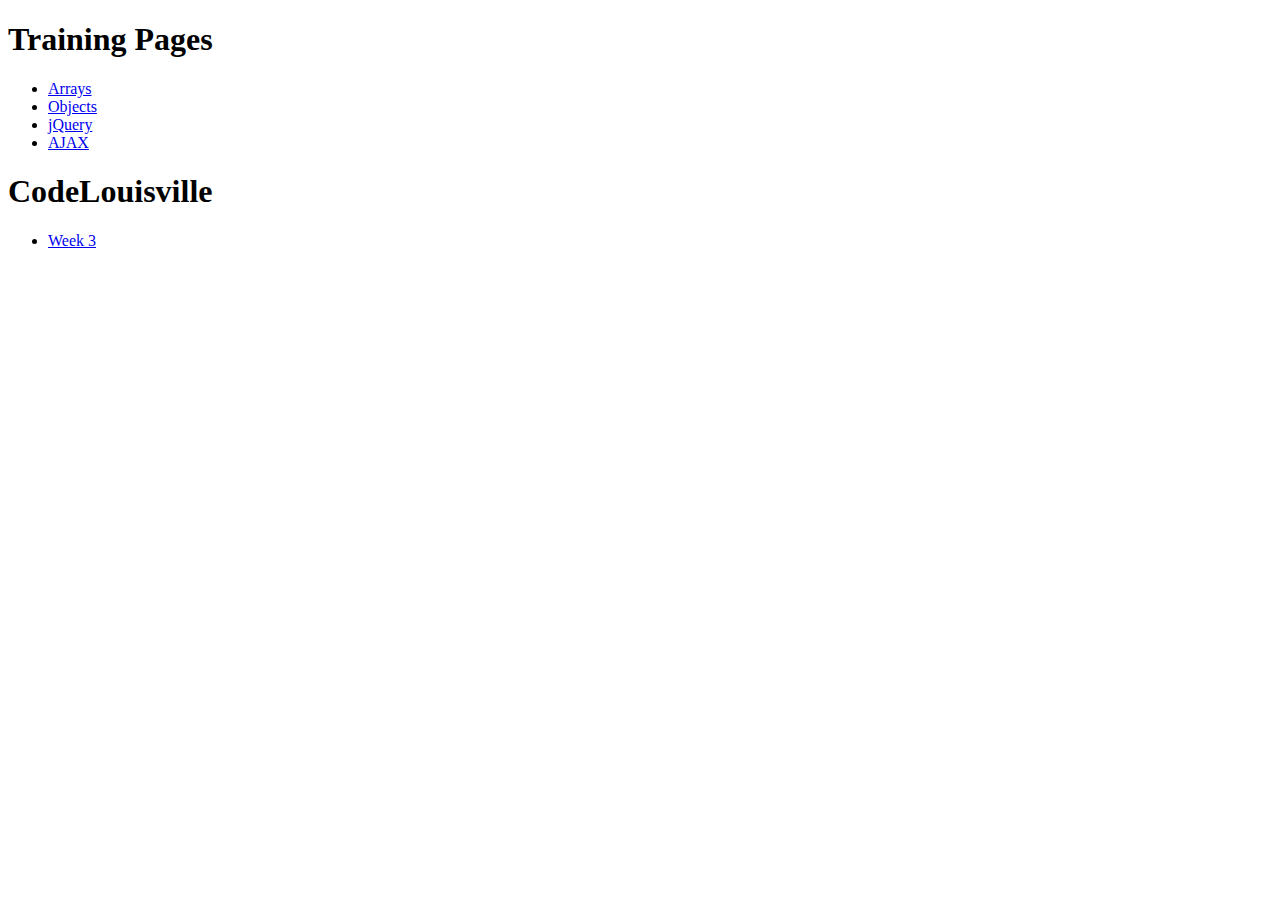
<file: index.html>
<!DOCTYPE html>
<head>
  <meta charset="utf-8">
  <title>Training</title>
</head>
<body>
  <h1>Training Pages</h1>
  <ul>
    <li><a href="arrays">Arrays</a></li>
    <li><a href="objects">Objects</a></li>
    <li><a href="jquery">jQuery</a></li>
    <li><a href="ajax">AJAX</a></li>
  </ul>
  <h1>CodeLouisville</h1>
  <ul>
    <li><a href="code-louisville/week-3">Week 3</a></li>
  </ul>
</body>
</file>
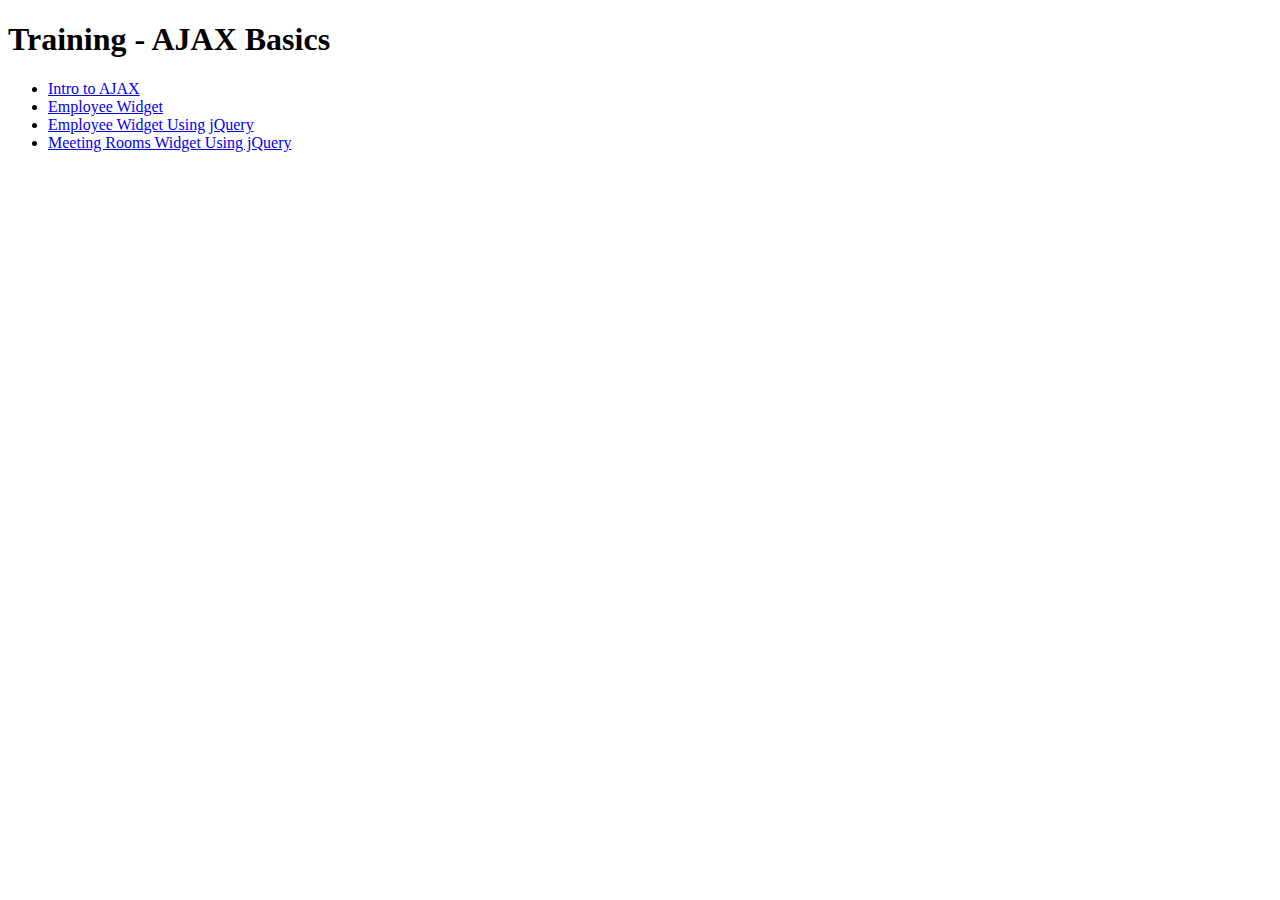
<file: ajax/index.html>
<!DOCTYPE html>
<head>
  <meta charset="utf-8">
  <title>Training - AJAX Basics</title>
</head>
<body>
  <h1>Training - AJAX Basics</h1>
  <ul>
   <li><a href="ajax-intro">Intro to AJAX</a></li>
   <li><a href="employee-widget">Employee Widget</a></li>
   <li><a href="employee-widget-jquery-rehash">Employee Widget Using jQuery</a></li>
   <li><a href="meeting-rooms-jquery-rehash">Meeting Rooms Widget Using jQuery</a></li>
  </ul>
</body>
</file>
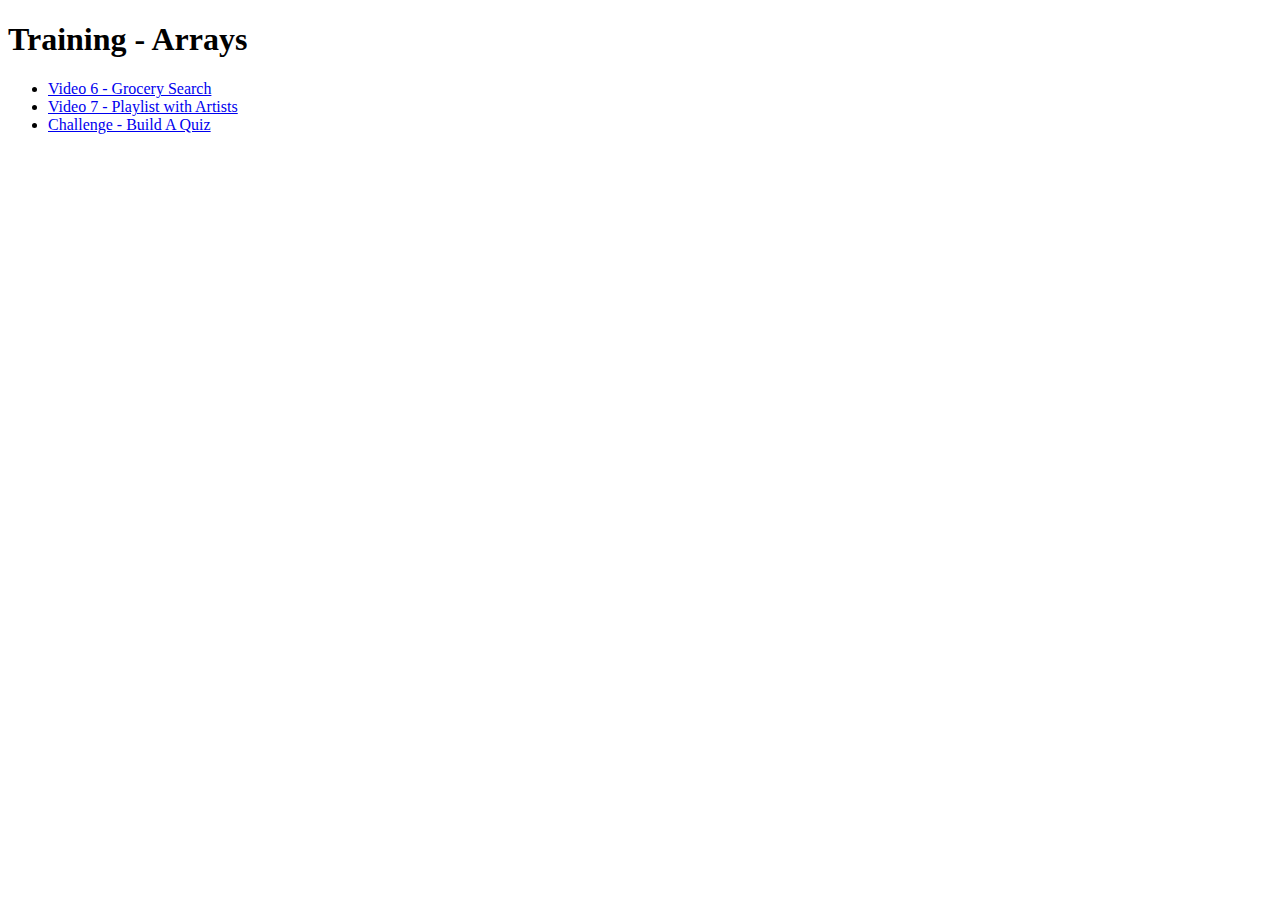
<file: arrays/index.html>
<!DOCTYPE html>
<head>
  <meta charset="utf-8">
  <title>Training - Arrays</title>
</head>
<body>
  <h1>Training - Arrays</h1>
  <ul>
    <li><a href="grocery-search">Video 6 - Grocery Search</a></li>
    <li><a href="playlist-with-artists/index.html">Video 7 - Playlist with Artists</a></li>
    <li><a href="build-a-quiz/index.html">Challenge - Build A Quiz</a>
  </ul>
</body>
</file>
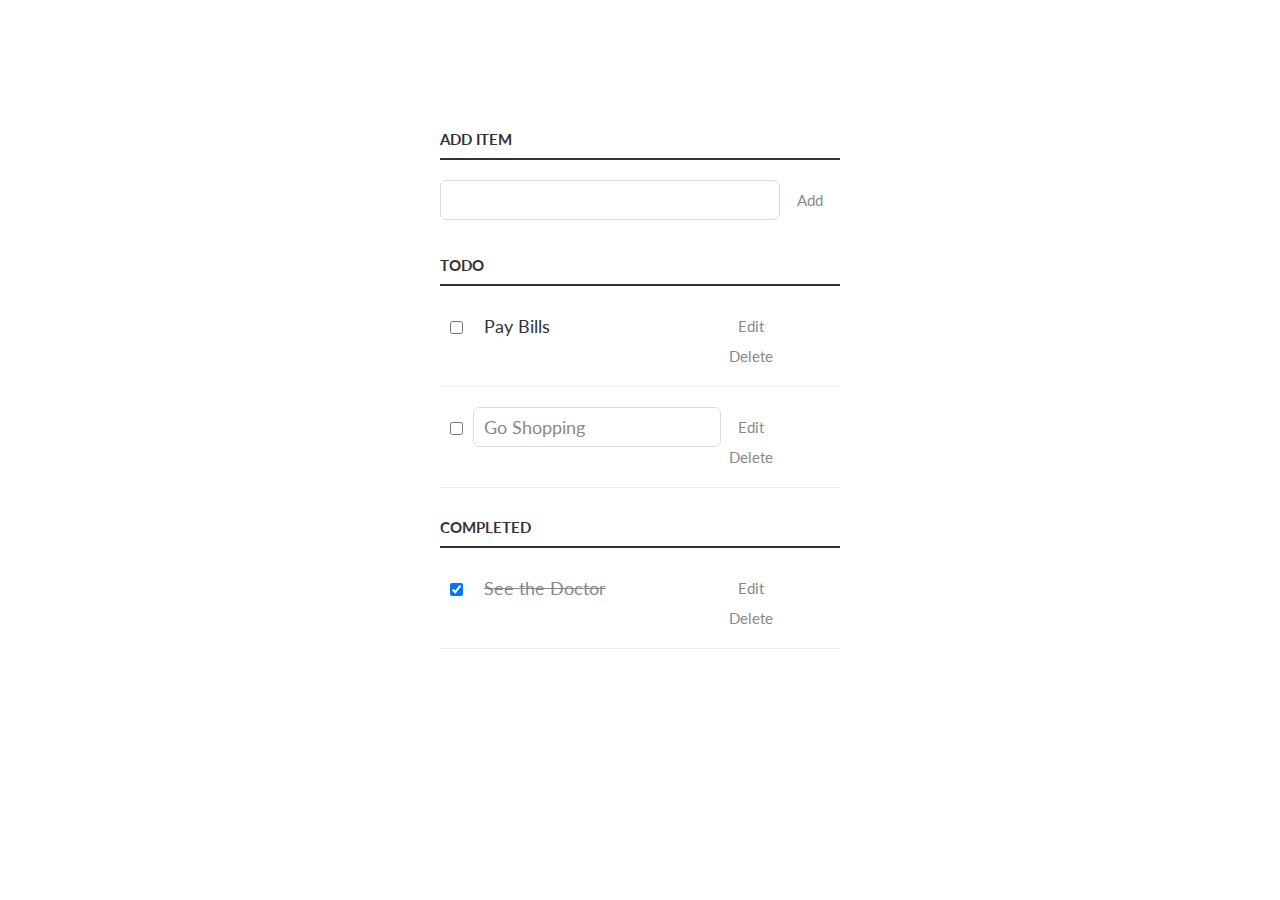
<file: interactive-js/index.html>
<!DOCTYPE html>
<html>
  <head>
    <title>Todo App</title>
    <link href='http://fonts.googleapis.com/css?family=Lato:300,400,700' rel='stylesheet' type='text/css'>
    <link rel="stylesheet" href="css/style.css" type="text/css" media="screen" charset="utf-8">    
  </head>
  <body>
    <div class="container">
      <p>
        <label for="new-task">Add Item</label><input id="new-task" type="text"><button>Add</button>
      </p>
      
      <h3>Todo</h3>
      <ul id="incomplete-tasks">
        <li><input type="checkbox"><label>Pay Bills</label><input type="text"><button class="edit">Edit</button><button class="delete">Delete</button></li>
        <li class="editMode"><input type="checkbox"><label>Go Shopping</label><input type="text" value="Go Shopping"><button class="edit">Edit</button><button class="delete">Delete</button></li>
        
      </ul>
      
      <h3>Completed</h3>
      <ul id="completed-tasks">
        <li><input type="checkbox" checked><label>See the Doctor</label><input type="text"><button class="edit">Edit</button><button class="delete">Delete</button></li>
      </ul>
    </div>

    <script type="text/javascript" src="js/app.js"></script>

  </body>
</html>
</file>
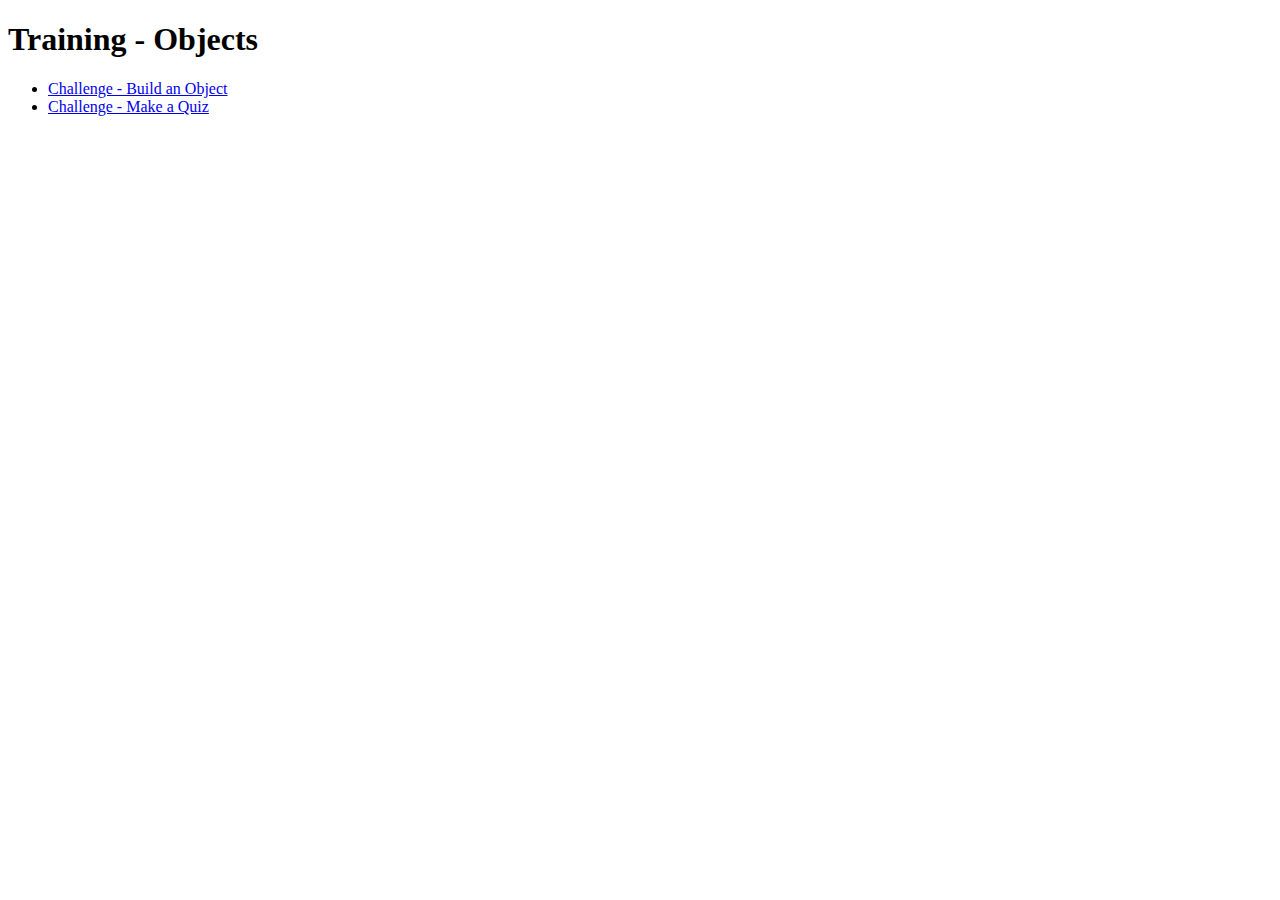
<file: objects/index.html>
<!DOCTYPE html>
<head>
  <meta charset="utf-8">
  <title>Training - Objects</title>
</head>
<body>
  <h1>Training - Objects</h1>
  <ul>
    <li><a href="build-an-object/index.html">Challenge - Build an Object</a>
    <li><a href="quiz-project/index.html">Challenge - Make a Quiz</a>
  </ul>
</body>
</file>
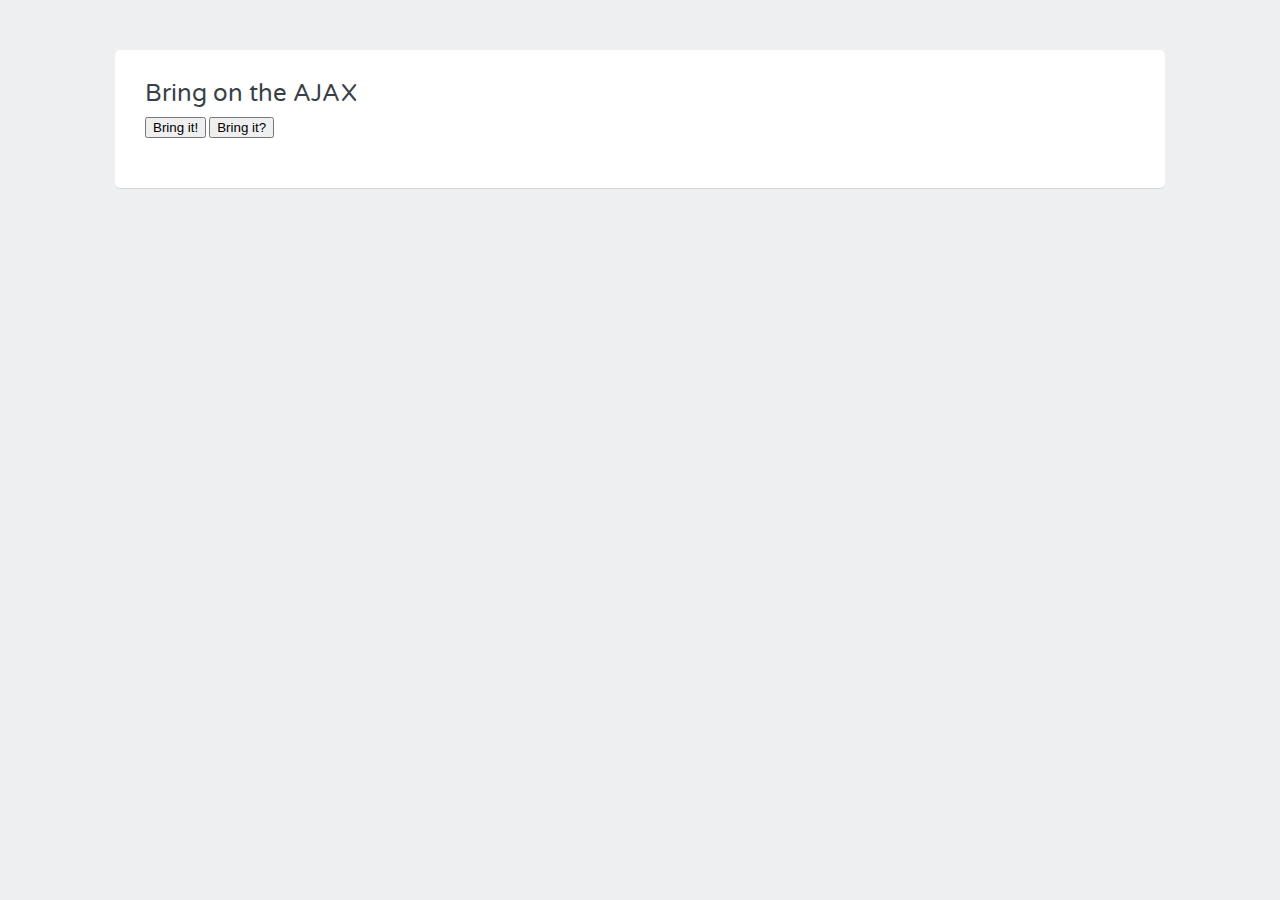
<file: ajax/ajax-intro/index.html>
<!DOCTYPE html>
<html>
<head>
  <meta charset="utf-8">
  <link href='//fonts.googleapis.com/css?family=Varela+Round' rel='stylesheet' type='text/css'>
  <link rel="stylesheet" href="css/main.css">
  <title>AJAX with JavaScript</title>
  <script>
    var xhr_good = new XMLHttpRequest();
    var xhr_bad = new XMLHttpRequest();

    xhr_good.onreadystatechange = function(){
      if (xhr_good.readyState === 4){
        if (xhr_good.status === 200){
          document.getElementById("ajax").innerHTML = xhr_good.responseText;
        } else {
          alert(xhr_good.status + ": " + xhr_good.statusText);
        }
      }
    };

    xhr_bad.onreadystatechange = function(){
      if (xhr_bad.readyState === 4){
        if (xhr_bad.status === 200){
          document.getElementById("ajax").innerHTML = xhr_bad.responseText;
        } else {
          alert(xhr_bad.status + ": " + xhr_bad.statusText);
        }
      }
    }

    xhr_good.open('GET', 'sidebar.html');
    xhr_bad.open('GET', 'sidebaar.html');
    function sendGoodAJAX(){
      xhr_good.send();
      document.getElementById('load').style.display = "none";
    }

    function sendBadAJAX(){
      xhr_bad.send();
      document.getElementById('no-load').style.display = "none";
    }
  </script>
</head>
<body>
  <div class="grid-container centered">
    <div class="grid-100">
      <div class="contained">
        <div class="grid-100">
          <div class="heading">
            <h1>Bring on the AJAX</h1>
            <button id="load" onclick="sendGoodAJAX()">Bring it!</button>
            <button id="no-load" onclick="sendBadAJAX()">Bring it?</button>
          </div>
          <ul id="ajax">

          </ul>
        </div>
      </div>
    </div>
  </div>
</body>
</html>
</file>
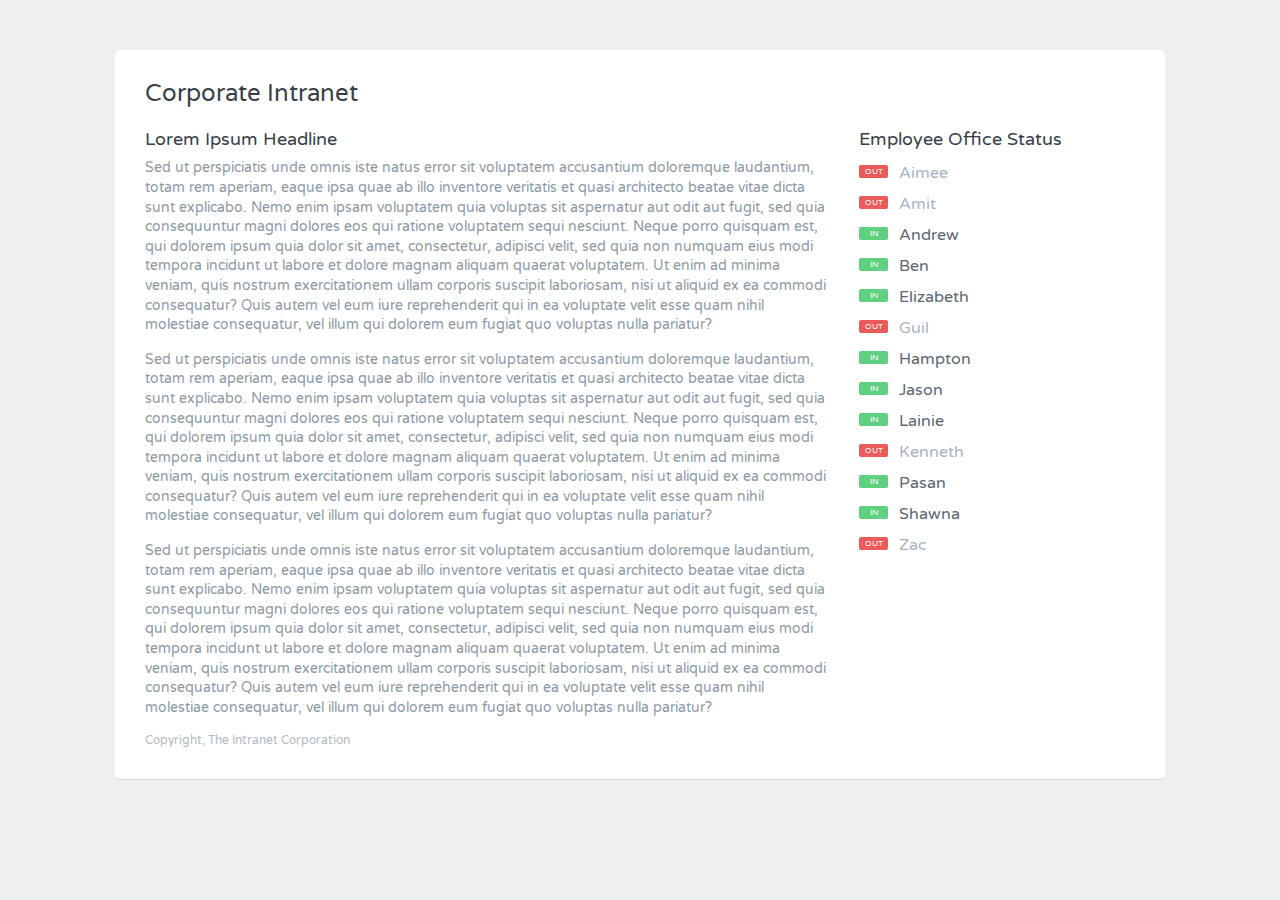
<file: ajax/employee-widget-jquery-rehash/index.html>
<!DOCTYPE html>
<html>
<head>
  <meta charset="utf-8">
  <title>AJAX Office Status Widget</title>
  <link href='http://fonts.googleapis.com/css?family=Varela+Round' rel='stylesheet' type='text/css'>
  <link rel="stylesheet" href="css/main.css">
  <script src="http://code.jquery.com/jquery-1.11.0.min.js"></script>
  <script src="js/widget.js"></script>
</head>
<body>
  <div class="grid-container centered">
    <div class="grid-100">
      <div class="contained">
        <div class="grid-100">
          <div class="heading">
            <h1>Corporate Intranet</h1>
          </div>
        </div>
        <section class="grid-70 main">
          <h2>Lorem Ipsum Headline</h2>
          <p>Sed ut perspiciatis unde omnis iste natus error sit voluptatem accusantium doloremque laudantium, totam rem aperiam, eaque ipsa quae ab illo inventore veritatis et quasi architecto beatae vitae dicta sunt explicabo. Nemo enim ipsam voluptatem quia voluptas sit aspernatur aut odit aut fugit, sed quia consequuntur magni dolores eos qui ratione voluptatem sequi nesciunt. Neque porro quisquam est, qui dolorem ipsum quia dolor sit amet, consectetur, adipisci velit, sed quia non numquam eius modi tempora incidunt ut labore et dolore magnam aliquam quaerat voluptatem. Ut enim ad minima veniam, quis nostrum exercitationem ullam corporis suscipit laboriosam, nisi ut aliquid ex ea commodi consequatur? Quis autem vel eum iure reprehenderit qui in ea voluptate velit esse quam nihil molestiae consequatur, vel illum qui dolorem eum fugiat quo voluptas nulla pariatur?</p>
          <p>Sed ut perspiciatis unde omnis iste natus error sit voluptatem accusantium doloremque laudantium, totam rem aperiam, eaque ipsa quae ab illo inventore veritatis et quasi architecto beatae vitae dicta sunt explicabo. Nemo enim ipsam voluptatem quia voluptas sit aspernatur aut odit aut fugit, sed quia consequuntur magni dolores eos qui ratione voluptatem sequi nesciunt. Neque porro quisquam est, qui dolorem ipsum quia dolor sit amet, consectetur, adipisci velit, sed quia non numquam eius modi tempora incidunt ut labore et dolore magnam aliquam quaerat voluptatem. Ut enim ad minima veniam, quis nostrum exercitationem ullam corporis suscipit laboriosam, nisi ut aliquid ex ea commodi consequatur? Quis autem vel eum iure reprehenderit qui in ea voluptate velit esse quam nihil molestiae consequatur, vel illum qui dolorem eum fugiat quo voluptas nulla pariatur?</p>
          <p>Sed ut perspiciatis unde omnis iste natus error sit voluptatem accusantium doloremque laudantium, totam rem aperiam, eaque ipsa quae ab illo inventore veritatis et quasi architecto beatae vitae dicta sunt explicabo. Nemo enim ipsam voluptatem quia voluptas sit aspernatur aut odit aut fugit, sed quia consequuntur magni dolores eos qui ratione voluptatem sequi nesciunt. Neque porro quisquam est, qui dolorem ipsum quia dolor sit amet, consectetur, adipisci velit, sed quia non numquam eius modi tempora incidunt ut labore et dolore magnam aliquam quaerat voluptatem. Ut enim ad minima veniam, quis nostrum exercitationem ullam corporis suscipit laboriosam, nisi ut aliquid ex ea commodi consequatur? Quis autem vel eum iure reprehenderit qui in ea voluptate velit esse quam nihil molestiae consequatur, vel illum qui dolorem eum fugiat quo voluptas nulla pariatur?</p>
        </section>
        <aside class="grid-30 list">
          <h2>Employee Office Status</h2>
          <div id="employeeList">

          </div>
        </aside>
        <footer class="grid-100">
          <p>Copyright, The Intranet Corporation</p>
        </footer>
      </div>
    </div>
  </div>
</body>
</html>
</file>
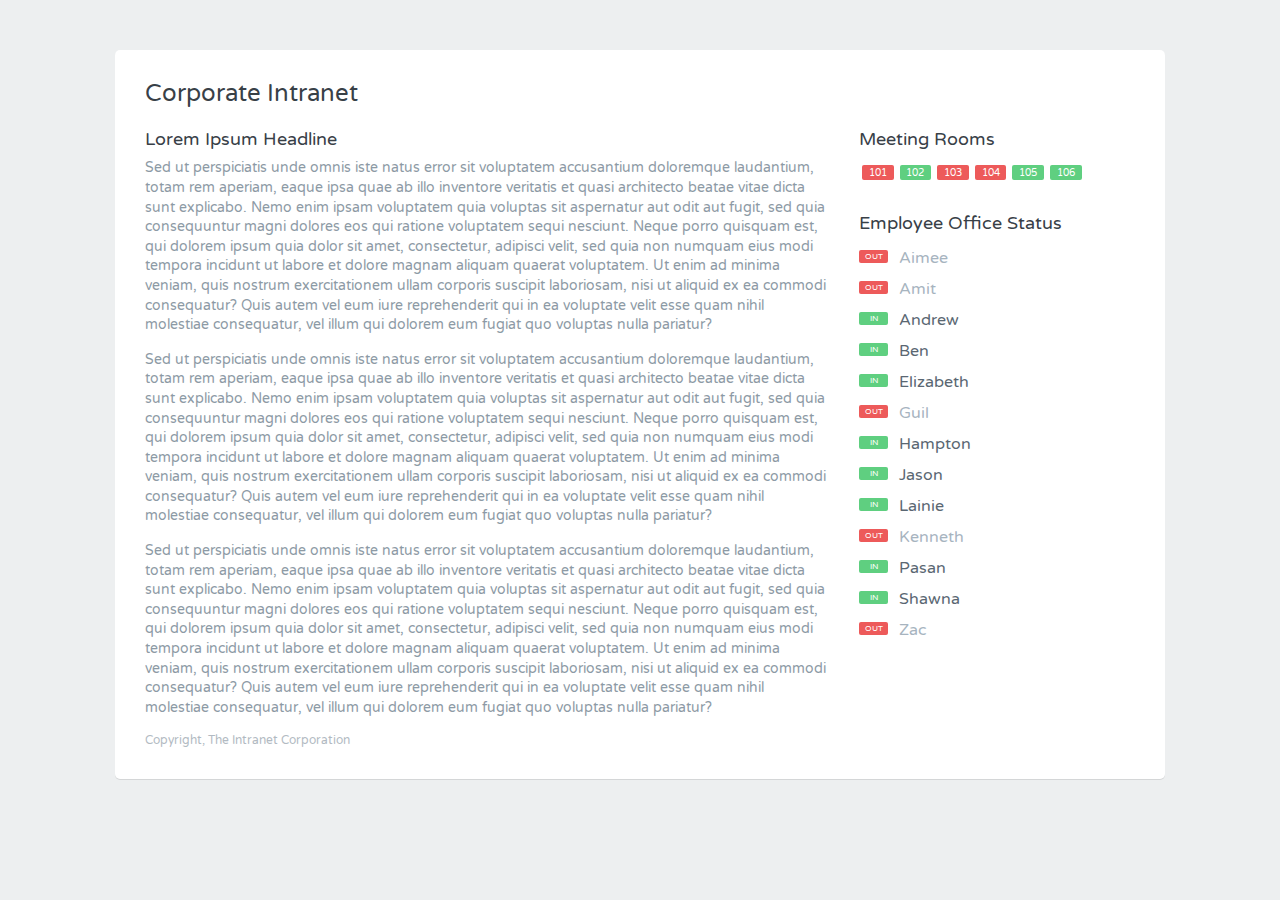
<file: ajax/employee-widget/index.html>
<!DOCTYPE html>
<html>
<head>
  <meta charset="utf-8">
  <title>AJAX Office Status Widget</title>
  <link href='http://fonts.googleapis.com/css?family=Varela+Round' rel='stylesheet' type='text/css'>
  <link rel="stylesheet" href="css/main.css">
</head>
<body>
  <div class="grid-container centered">
    <div class="grid-100">
      <div class="contained">
        <div class="grid-100">
          <div class="heading">
            <h1>Corporate Intranet</h1>
          </div>
        </div>
        <section class="grid-70 main">
          <h2>Lorem Ipsum Headline</h2>
          <p>Sed ut perspiciatis unde omnis iste natus error sit voluptatem accusantium doloremque laudantium, totam rem aperiam, eaque ipsa quae ab illo inventore veritatis et quasi architecto beatae vitae dicta sunt explicabo. Nemo enim ipsam voluptatem quia voluptas sit aspernatur aut odit aut fugit, sed quia consequuntur magni dolores eos qui ratione voluptatem sequi nesciunt. Neque porro quisquam est, qui dolorem ipsum quia dolor sit amet, consectetur, adipisci velit, sed quia non numquam eius modi tempora incidunt ut labore et dolore magnam aliquam quaerat voluptatem. Ut enim ad minima veniam, quis nostrum exercitationem ullam corporis suscipit laboriosam, nisi ut aliquid ex ea commodi consequatur? Quis autem vel eum iure reprehenderit qui in ea voluptate velit esse quam nihil molestiae consequatur, vel illum qui dolorem eum fugiat quo voluptas nulla pariatur?</p>
          <p>Sed ut perspiciatis unde omnis iste natus error sit voluptatem accusantium doloremque laudantium, totam rem aperiam, eaque ipsa quae ab illo inventore veritatis et quasi architecto beatae vitae dicta sunt explicabo. Nemo enim ipsam voluptatem quia voluptas sit aspernatur aut odit aut fugit, sed quia consequuntur magni dolores eos qui ratione voluptatem sequi nesciunt. Neque porro quisquam est, qui dolorem ipsum quia dolor sit amet, consectetur, adipisci velit, sed quia non numquam eius modi tempora incidunt ut labore et dolore magnam aliquam quaerat voluptatem. Ut enim ad minima veniam, quis nostrum exercitationem ullam corporis suscipit laboriosam, nisi ut aliquid ex ea commodi consequatur? Quis autem vel eum iure reprehenderit qui in ea voluptate velit esse quam nihil molestiae consequatur, vel illum qui dolorem eum fugiat quo voluptas nulla pariatur?</p>
          <p>Sed ut perspiciatis unde omnis iste natus error sit voluptatem accusantium doloremque laudantium, totam rem aperiam, eaque ipsa quae ab illo inventore veritatis et quasi architecto beatae vitae dicta sunt explicabo. Nemo enim ipsam voluptatem quia voluptas sit aspernatur aut odit aut fugit, sed quia consequuntur magni dolores eos qui ratione voluptatem sequi nesciunt. Neque porro quisquam est, qui dolorem ipsum quia dolor sit amet, consectetur, adipisci velit, sed quia non numquam eius modi tempora incidunt ut labore et dolore magnam aliquam quaerat voluptatem. Ut enim ad minima veniam, quis nostrum exercitationem ullam corporis suscipit laboriosam, nisi ut aliquid ex ea commodi consequatur? Quis autem vel eum iure reprehenderit qui in ea voluptate velit esse quam nihil molestiae consequatur, vel illum qui dolorem eum fugiat quo voluptas nulla pariatur?</p>
        </section>
         <aside class="grid-30 list">
        <h2>Meeting Rooms</h2>
          <div id="roomList">


          </div>
          <h2>Employee Office Status</h2>
          <div id="employeeList">

          </div>
        </aside>
        <footer class="grid-100">
          <p>Copyright, The Intranet Corporation</p>
        </footer>
      </div>
    </div>
  </div>
  <script src="js/widget.js"></script>
</body>
</html>
</file>
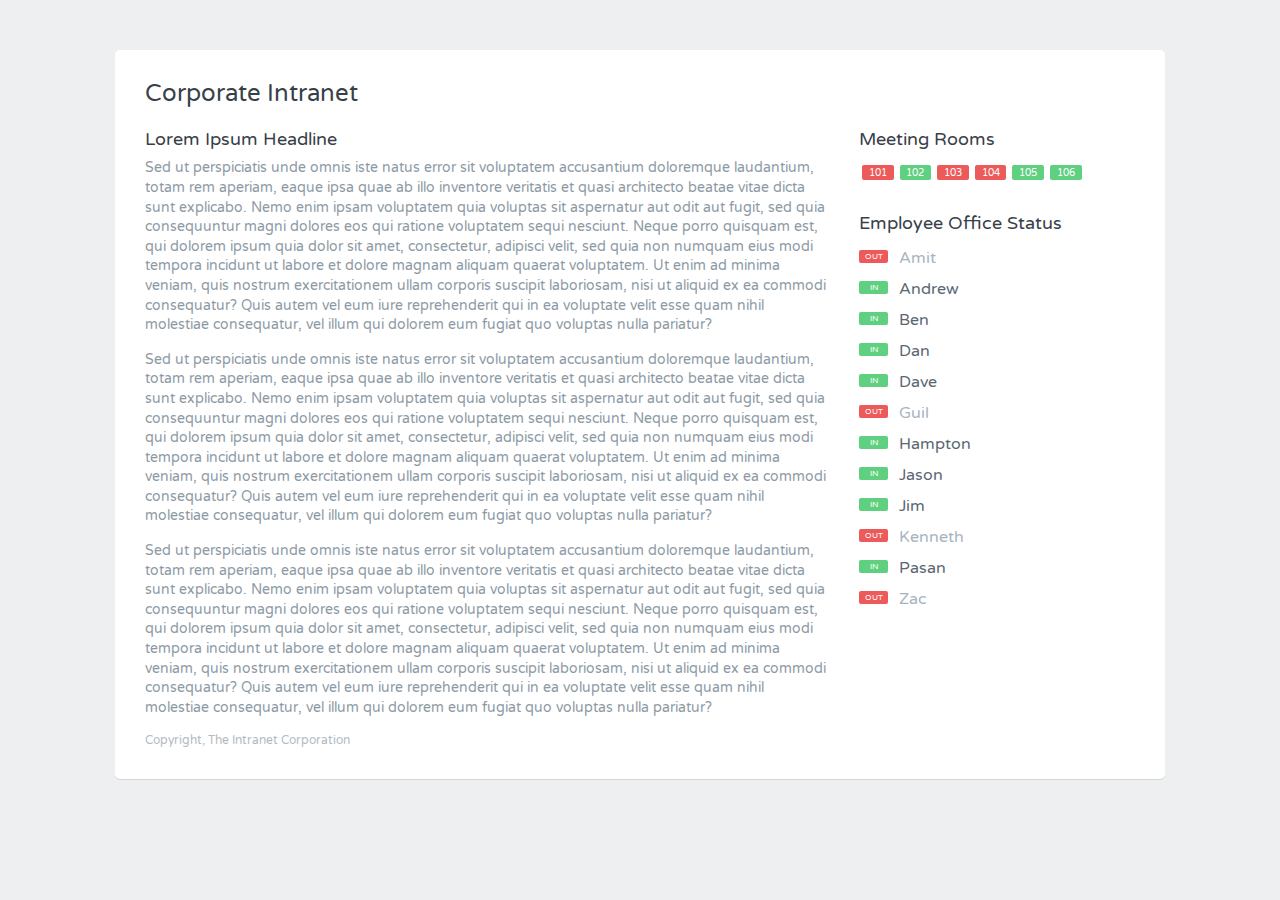
<file: ajax/meeting-rooms-jquery-rehash/index.html>
<!DOCTYPE html>
<html>
<head>
  <meta charset="utf-8">
  <title>AJAX Office Status Widget</title>
  <link href='http://fonts.googleapis.com/css?family=Varela+Round' rel='stylesheet' type='text/css'>
  <link rel="stylesheet" href="css/main.css">
  <script src="http://code.jquery.com/jquery-1.11.0.min.js"></script>
  <script src="js/widget.js"></script>
</head>
<body>
  <div class="grid-container centered">
    <div class="grid-100">
      <div class="contained">
        <div class="grid-100">
          <div class="heading">
            <h1>Corporate Intranet</h1>
          </div>
        </div>
        <section class="grid-70 main">
          <h2>Lorem Ipsum Headline</h2>
          <p>Sed ut perspiciatis unde omnis iste natus error sit voluptatem accusantium doloremque laudantium, totam rem aperiam, eaque ipsa quae ab illo inventore veritatis et quasi architecto beatae vitae dicta sunt explicabo. Nemo enim ipsam voluptatem quia voluptas sit aspernatur aut odit aut fugit, sed quia consequuntur magni dolores eos qui ratione voluptatem sequi nesciunt. Neque porro quisquam est, qui dolorem ipsum quia dolor sit amet, consectetur, adipisci velit, sed quia non numquam eius modi tempora incidunt ut labore et dolore magnam aliquam quaerat voluptatem. Ut enim ad minima veniam, quis nostrum exercitationem ullam corporis suscipit laboriosam, nisi ut aliquid ex ea commodi consequatur? Quis autem vel eum iure reprehenderit qui in ea voluptate velit esse quam nihil molestiae consequatur, vel illum qui dolorem eum fugiat quo voluptas nulla pariatur?</p>
          <p>Sed ut perspiciatis unde omnis iste natus error sit voluptatem accusantium doloremque laudantium, totam rem aperiam, eaque ipsa quae ab illo inventore veritatis et quasi architecto beatae vitae dicta sunt explicabo. Nemo enim ipsam voluptatem quia voluptas sit aspernatur aut odit aut fugit, sed quia consequuntur magni dolores eos qui ratione voluptatem sequi nesciunt. Neque porro quisquam est, qui dolorem ipsum quia dolor sit amet, consectetur, adipisci velit, sed quia non numquam eius modi tempora incidunt ut labore et dolore magnam aliquam quaerat voluptatem. Ut enim ad minima veniam, quis nostrum exercitationem ullam corporis suscipit laboriosam, nisi ut aliquid ex ea commodi consequatur? Quis autem vel eum iure reprehenderit qui in ea voluptate velit esse quam nihil molestiae consequatur, vel illum qui dolorem eum fugiat quo voluptas nulla pariatur?</p>
          <p>Sed ut perspiciatis unde omnis iste natus error sit voluptatem accusantium doloremque laudantium, totam rem aperiam, eaque ipsa quae ab illo inventore veritatis et quasi architecto beatae vitae dicta sunt explicabo. Nemo enim ipsam voluptatem quia voluptas sit aspernatur aut odit aut fugit, sed quia consequuntur magni dolores eos qui ratione voluptatem sequi nesciunt. Neque porro quisquam est, qui dolorem ipsum quia dolor sit amet, consectetur, adipisci velit, sed quia non numquam eius modi tempora incidunt ut labore et dolore magnam aliquam quaerat voluptatem. Ut enim ad minima veniam, quis nostrum exercitationem ullam corporis suscipit laboriosam, nisi ut aliquid ex ea commodi consequatur? Quis autem vel eum iure reprehenderit qui in ea voluptate velit esse quam nihil molestiae consequatur, vel illum qui dolorem eum fugiat quo voluptas nulla pariatur?</p>
        </section>
        <aside class="grid-30 list">
        <h2>Meeting Rooms</h2>
          <div id="roomList">
          

          </div>
          <h2>Employee Office Status</h2>
          <div id="employeeList">

          </div>
        </aside>
        <footer class="grid-100">
          <p>Copyright, The Intranet Corporation</p>
        </footer>
      </div>
    </div>
  </div>
</body>
</html>
</file>
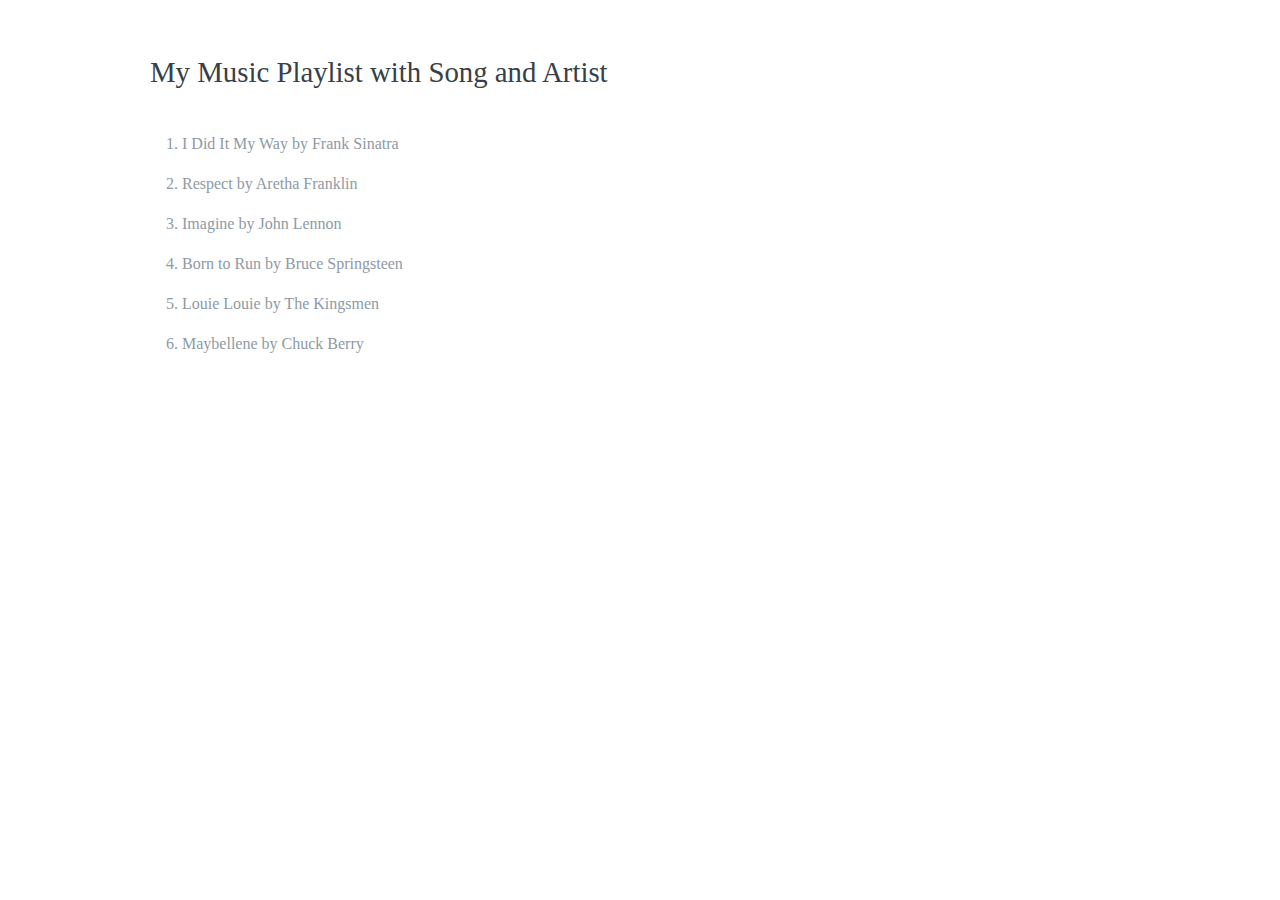
<file: arrays/playlist-with-artists/index.html>
<!DOCTYPE html>
<html lang="en">
<head>
  <meta charset="UTF-8">
  <title>Musical Playlist With Song and Artist</title>
  <link rel="stylesheet" href="css/styles.css">
</head>
<body>
<h1>My Music Playlist with Song and Artist</h1>
<div id="listDiv">

</div>
<script src="js/playlist.js"></script>
</body>
</html>
</file>
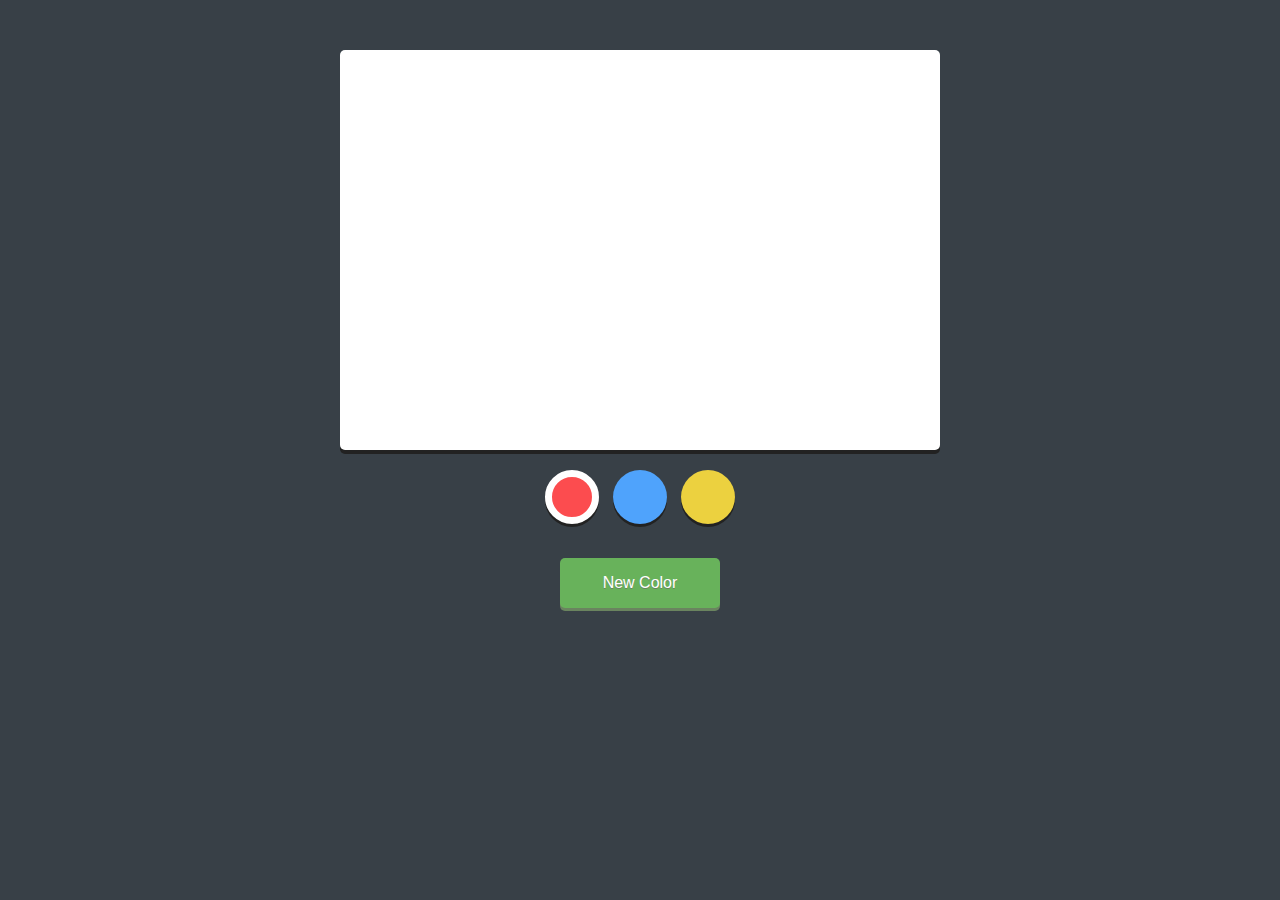
<file: jquery/drawing-app/index.html>
<!DOCTYPE html>
<html>
<head>
	<title>Simple Drawing Application</title>
	<link rel="stylesheet" href="css/style.css" type="text/css" media="screen" title="no title" charset="utf-8">
</head>
<body>
	<canvas	width="600" height="400"></canvas>
	<div class="controls">
		<ul>
			<li class="red selected"></li>
			<li class="blue"></li>
			<li class="yellow"></li>
		</ul>
		<button id="revealColorSelect">New Color</button>
		<div id="colorSelect">
			<span id="newColor"></span>
			<div class="sliders">
				<p>
					<label for="red">Red</label>
					<input id="red" name="red" type="range" min=0 max=255 value=0>
				</p>
				<p>
					<label for="green">Green</label>
					<input id="green" name="green" type="range" min=0 max=255 value=0>
				</p>
				<p>
					<label for="blue">Blue</label>
					<input id="blue" name="blue" type="range" min=0 max=255 value=0>
				</p>
			</div>
			<div>
			<button id="addNewColor">Add Color</button>
			</div>
		</div>
	</div>
	<script src="http://code.jquery.com/jquery-1.11.0.min.js" type="text/javascript" charset="utf-8"></script>
	<script src="js/app.js" type="text/javascript" charset="utf-8"></script>	
</body>
</html>
</file>
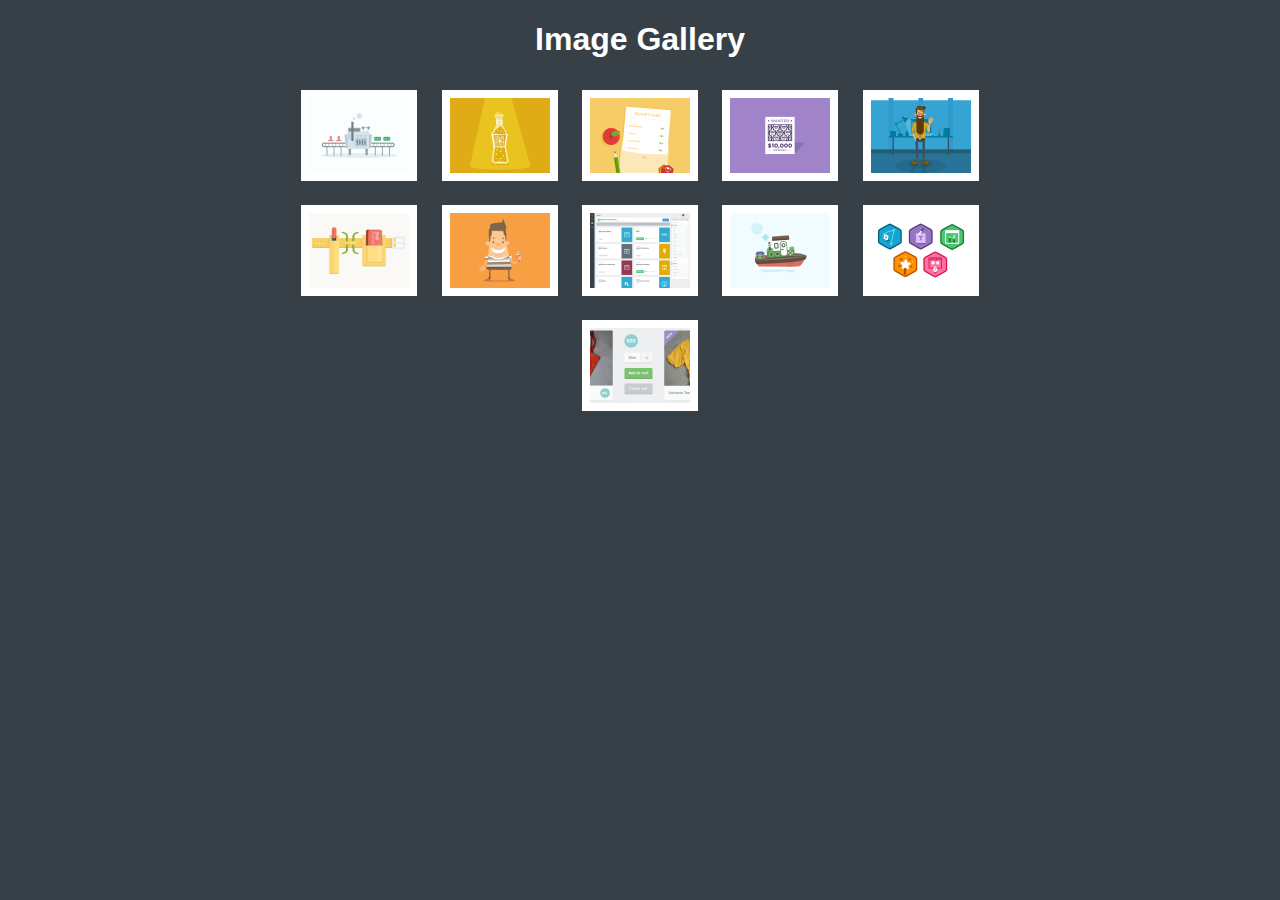
<file: jquery/image-gallery/index.html>
<!DOCTYPE html>
<html>
<head>
	<link rel="stylesheet" href="css/style.css" type="text/css" media="screen" title="no title" charset="utf-8">
	<title>Image Gallery</title>
</head>
<body>
	<h1>Image Gallery</h1>
	<ul id="imageGallery">
		<li><a href="images/refferal_machine.png"><img src="images/refferal_machine.png" width="100" alt="Refferal Machine By Matthew Spiel"></a></li>
		<li><a href="images/space-juice.png"><img src="images/space-juice.png" width="100" alt="Space Juice by Mat Helme"></a></li>
		<li><a href="images/education.png"><img src="images/education.png" width="100" alt="Education by Chris Michel"></a></li>
		<li><a href="images/copy_mcrepeatsalot.png"><img src="images/copy_mcrepeatsalot.png" width="100" alt="Wanted: Copy McRepeatsalot by Chris Michel"></a></li>
		<li><a href="images/sebastian.png"><img src="images/sebastian.png" width="100" alt="Sebastian by Mat Helme"></a></li>
		<li><a href="images/skill-polish.png"><img src="images/skill-polish.png" width="100" alt="Skill Polish by Chris Michel"></a></li>
		<li><a href="images/chuck.png"><img src="images/chuck.png" width="100" alt="Chuck by Mat Helme"></a></li>
		<li><a href="images/library.png"><img src="images/library.png" width="100" alt="Library by Tyson Rosage"></a></li>
		<li><a href="images/boat.png"><img src="images/boat.png" width="100" alt="Boat by Griffin Moore"></a></li>
		<li><a href="images/illustrator_foundations.png"><img src="images/illustrator_foundations.png" width="100" alt="Illustrator Foundations by Matthew Spiel"></a></li>
		<li><a href="images/treehouse_shop.jpg"><img src="images/treehouse_shop.jpg" width="100" alt="Treehouse Shop by Eric Smith"></a></li>
	</ul>
	<script src="http://code.jquery.com/jquery-1.11.0.min.js" type="text/javascript" charset="utf-8"></script>
	<script src="js/app.js" type="text/javascript" charset="utf-8"></script>
</body>
</html>
</file>
<file: interactive-js/css/style.css>
/* Basic Style */
body {
  background: #fff;
  color: #333;
  font-family: Lato, sans-serif;
}
.container {
  display: block;
  width: 400px;
  margin: 100px auto 0;
}
ul {
  margin: 0;
  padding: 0;
}
li * {
  float: left;
}
li, h3 {
  clear:both;
  list-style:none;
}
input, button {
  outline: none;
}
button {
  background: none;
  border: 0px;
  color: #888;
  font-size: 15px;
  width: 60px;
  margin: 10px 0 0;
  font-family: Lato, sans-serif;
  cursor: pointer;
}
button:hover {
  color: #333;
}
/* Heading */
h3,
label[for='new-task'] {
  color: #333;
  font-weight: 700;
  font-size: 15px;
  border-bottom: 2px solid #333;
  padding: 30px 0 10px;
  margin: 0;
  text-transform: uppercase;
}
input[type="text"] {
  margin: 0;
  font-size: 18px;
  line-height: 18px;
  height: 18px;
  padding: 10px;
  border: 1px solid #ddd;
  background: #fff;
  border-radius: 6px;
  font-family: Lato, sans-serif;
  color: #888;
}
input[type="text"]:focus {
  color: #333;
}

/* New Task */
label[for='new-task'] {
  display: block;
  margin: 0 0 20px;
}
input#new-task {
  float: left;
  width: 318px;
}
p > button:hover {
  color: #0FC57C;
}

/* Task list */
li {
  overflow: hidden;
  padding: 20px 0;
  border-bottom: 1px solid #eee;
}
li > input[type="checkbox"] {
  margin: 0 10px;
  position: relative;
  top: 15px;
}
li > label {
  font-size: 18px;
  line-height: 40px;
  width: 237px;
  padding: 0 0 0 11px;
}
li >  input[type="text"] {
  width: 226px;
}
li > .delete:hover {
  color: #CF2323;
}

/* Completed */
#completed-tasks label {
  text-decoration: line-through;
  color: #888;
}

/* Edit Task */
ul li input[type=text] {
  display:none;
}

ul li.editMode input[type=text] {
  display:block;
}

ul li.editMode label {
  display:none;
}
</file>
<file: ajax/ajax-intro/css/main.css>
@charset "UTF-8";

.grid-container:before,
.grid-container:after {
  content: ".";
  display: block;
  overflow: hidden;
  visibility: hidden;
  font-size: 0;
  line-height: 0;
  width: 0;
  height: 0;
}

.grid-container:after {
  clear: both;
}

.grid-container {
  max-width: 1080px;
  position: relative;
}

.grid-100 {
  -webkit-box-sizing: border-box;
  -moz-box-sizing: border-box;
  box-sizing: border-box;
  padding-left: 15px;
  padding-right: 15px;
}

body {
  min-width: 320px;
}

@media screen {
  .grid-container:before,
  .grid-container:after {
    content: ".";
    display: block;
    overflow: hidden;
    visibility: hidden;
    font-size: 0;
    line-height: 0;
    width: 0;
    height: 0;
  }

  .grid-container:after {
    clear: both;
  }

  .grid-container {
    max-width: 1080px;
    position: relative;
  }

  .grid-100 {
    -webkit-box-sizing: border-box;
    -moz-box-sizing: border-box;
    box-sizing: border-box;
    padding-left: 15px;
    padding-right: 15px;
  }

  body {
    min-width: 320px;
  }
}

@media screen and (min-width: 1080px) {
  .grid-container:before,
  .grid-100:before,
  .grid-container:after,
  .grid-100:after {
    content: ".";
    display: block;
    overflow: hidden;
    visibility: hidden;
    font-size: 0;
    line-height: 0;
    width: 0;
    height: 0;
  }

  .grid-container:after,
  .grid-100:after {
    clear: both;
  }

  .grid-container {
    max-width: 1080px;
    position: relative;
  }

  .grid-100 {
    -webkit-box-sizing: border-box;
    -moz-box-sizing: border-box;
    box-sizing: border-box;
    padding-left: 15px;
    padding-right: 15px;
  }

  .grid-100 {
    clear: both;
    width: 100%;
  }
}

@media screen and (max-width: 400px) {
  @-ms-viewport {
    width: 320px;
  }
}

@media screen and (max-width: 680px) {
  .grid-container:before,
  .grid-container:after {
    content: ".";
    display: block;
    overflow: hidden;
    visibility: hidden;
    font-size: 0;
    line-height: 0;
    width: 0;
    height: 0;
  }

  .grid-container:after {
    clear: both;
  }

  .grid-container {
    max-width: 1080px;
    position: relative;
  }

  .grid-100 {
    -webkit-box-sizing: border-box;
    -moz-box-sizing: border-box;
    box-sizing: border-box;
    padding-left: 15px;
    padding-right: 15px;
  }
}

@media screen and (min-width: 680px) and (max-width: 1080px) {
  .grid-container:before,
  .grid-container:after {
    content: ".";
    display: block;
    overflow: hidden;
    visibility: hidden;
    font-size: 0;
    line-height: 0;
    width: 0;
    height: 0;
  }

  .grid-container:after {
    clear: both;
  }

  .grid-container {
    max-width: 1080px;
    position: relative;
  }

  .grid-100 {
    -webkit-box-sizing: border-box;
    -moz-box-sizing: border-box;
    box-sizing: border-box;
    padding-left: 15px;
    padding-right: 15px;
  }
}

.grid-container:before,
.grid-container:after {
  content: ".";
  display: block;
  overflow: hidden;
  visibility: hidden;
  font-size: 0;
  line-height: 0;
  width: 0;
  height: 0;
}

.grid-container:after {
  clear: both;
}

.grid-container {
  max-width: 1080px;
  position: relative;
}

.grid-100 {
  -webkit-box-sizing: border-box;
  -moz-box-sizing: border-box;
  box-sizing: border-box;
  padding-left: 15px;
  padding-right: 15px;
}

html,
body,
div,
h1,
h2,
p,
ul,
section {
  margin: 0;
  padding: 0;
  border: 0;
  font: inherit;
  font-size: 100%;
  vertical-align: baseline;
}

html {
  line-height: 1;
}

ul {
  list-style: none;
}

section {
  display: block;
}

body {
  background: #edeff0;
  padding: 50px 0 0;
  font-family: "Varela Round", "Helvetica Neue", Helvetica, Arial, sans-serif;
  font-size: 62.5%;
}

.centered {
  margin: 0 auto;
}

.contained {
  background: white;
  padding: 30px 15px;
  margin-bottom: 30px;
  position: relative;
  overflow: hidden;
  -webkit-border-radius: 5px;
  -moz-border-radius: 5px;
  -ms-border-radius: 5px;
  -o-border-radius: 5px;
  border-radius: 5px;
  -webkit-box-shadow: 0 1px 0 0 rgba(0, 0, 0, 0.1);
  -moz-box-shadow: 0 1px 0 0 rgba(0, 0, 0, 0.1);
  box-shadow: 0 1px 0 0 rgba(0, 0, 0, 0.1);
}

.heading {
  margin-bottom: 20px;
}

h1,
h2 {
  font-size: 2.4em;
  font-weight: 500;
  margin-bottom: 8px;
  color: #384047;
  line-height: 1.2;
}

h2 {
  font-size: 1.8em;
}

p {
  color: #8d9aa5;
  font-size: 1.4em;
  margin-bottom: 15px;
  line-height: 1.4;
}

.button {
  background: #3f8abf;
  padding: 8px 18px;
  font-family: "Varela Round", "Helvetica Neue", Helvetica, Arial, sans-serif;
  font-size: 1.4em;
  color: white;
  font-weight: 500;
  border: 3px solid #3f8abf;
  outline: none;
  cursor: pointer;
  display: -moz-inline-stack;
  display: inline-block;
  vertical-align: middle;
  *vertical-align: auto;
  zoom: 1;
  *display: inline;
  -webkit-border-radius: 5px;
  -moz-border-radius: 5px;
  -ms-border-radius: 5px;
  -o-border-radius: 5px;
  border-radius: 5px;
  -webkit-box-shadow: 0 2px 0 0 #3574a0;
  -moz-box-shadow: 0 2px 0 0 #3574a0;
  box-shadow: 0 2px 0 0 #3574a0;
  -webkit-transition: 0.3s;
  -moz-transition: 0.3s;
  -o-transition: 0.3s;
  transition: 0.3s;
}

.button:hover {
  background: #397cac;
  border-color: #397cac;
  -webkit-box-shadow: 0 2px 0 0 #2c6085;
  -moz-box-shadow: 0 2px 0 0 #2c6085;
  box-shadow: 0 2px 0 0 #2c6085;
}

.response {
  padding: 30px;
  background: #fbfbfc;
  border: 1px solid #e2e5e8;
  -webkit-border-radius: 5px;
  -moz-border-radius: 5px;
  -ms-border-radius: 5px;
  -o-border-radius: 5px;
  border-radius: 5px;
}

.response p {
  margin: 0;
}
</file>
<file: ajax/employee-widget-jquery-rehash/css/main.css>
@charset "UTF-8";

.grid-container:before,
.grid-container:after {
  content: ".";
  display: block;
  overflow: hidden;
  visibility: hidden;
  font-size: 0;
  line-height: 0;
  width: 0;
  height: 0;
}

.grid-container:after {
  clear: both;
}

.grid-container {
  max-width: 1080px;
  position: relative;
}

.grid-30,
.grid-70,
.grid-100 {
  -webkit-box-sizing: border-box;
  -moz-box-sizing: border-box;
  box-sizing: border-box;
  padding-left: 15px;
  padding-right: 15px;
}

body {
  min-width: 320px;
}

@media screen {
  .grid-container:before,
  .grid-container:after {
    content: ".";
    display: block;
    overflow: hidden;
    visibility: hidden;
    font-size: 0;
    line-height: 0;
    width: 0;
    height: 0;
  }

  .grid-container:after {
    clear: both;
  }

  .grid-container {
    max-width: 1080px;
    position: relative;
  }

  .grid-30,
  .grid-70,
  .grid-100 {
    -webkit-box-sizing: border-box;
    -moz-box-sizing: border-box;
    box-sizing: border-box;
    padding-left: 15px;
    padding-right: 15px;
  }

  body {
    min-width: 320px;
  }
}

@media screen and (min-width: 1080px) {
  .grid-container:before,
  .grid-100:before,
  .grid-container:after,
  .grid-100:after {
    content: ".";
    display: block;
    overflow: hidden;
    visibility: hidden;
    font-size: 0;
    line-height: 0;
    width: 0;
    height: 0;
  }

  .grid-container:after,
  .grid-100:after {
    clear: both;
  }

  .grid-container {
    max-width: 1080px;
    position: relative;
  }

  .grid-30,
  .grid-70,
  .grid-100 {
    -webkit-box-sizing: border-box;
    -moz-box-sizing: border-box;
    box-sizing: border-box;
    padding-left: 15px;
    padding-right: 15px;
  }

  .grid-30 {
    float: left;
    width: 30%;
  }

  .grid-70 {
    float: left;
    width: 70%;
  }

  .grid-100 {
    clear: both;
    width: 100%;
  }
}

@media screen and (max-width: 400px) {
  @-ms-viewport {
    width: 320px;
  }
}

@media screen and (max-width: 680px) {
  .grid-container:before,
  .grid-container:after {
    content: ".";
    display: block;
    overflow: hidden;
    visibility: hidden;
    font-size: 0;
    line-height: 0;
    width: 0;
    height: 0;
  }

  .grid-container:after {
    clear: both;
  }

  .grid-container {
    max-width: 1080px;
    position: relative;
  }

  .grid-30,
  .grid-70,
  .grid-100 {
    -webkit-box-sizing: border-box;
    -moz-box-sizing: border-box;
    box-sizing: border-box;
    padding-left: 15px;
    padding-right: 15px;
  }
}

@media screen and (min-width: 680px) and (max-width: 1080px) {
  .grid-container:before,
  .grid-container:after {
    content: ".";
    display: block;
    overflow: hidden;
    visibility: hidden;
    font-size: 0;
    line-height: 0;
    width: 0;
    height: 0;
  }

  .grid-container:after {
    clear: both;
  }

  .grid-container {
    max-width: 1080px;
    position: relative;
  }

  .grid-30,
  .grid-70,
  .grid-100 {
    -webkit-box-sizing: border-box;
    -moz-box-sizing: border-box;
    box-sizing: border-box;
    padding-left: 15px;
    padding-right: 15px;
  }
}

.grid-container:before,
.grid-container:after {
  content: ".";
  display: block;
  overflow: hidden;
  visibility: hidden;
  font-size: 0;
  line-height: 0;
  width: 0;
  height: 0;
}

.grid-container:after {
  clear: both;
}

.grid-container {
  max-width: 1080px;
  position: relative;
}

.grid-30,
.grid-70,
.grid-100 {
  -webkit-box-sizing: border-box;
  -moz-box-sizing: border-box;
  box-sizing: border-box;
  padding-left: 15px;
  padding-right: 15px;
}

html,
body,
div,
h1,
h2,
p,
ul,
li,
aside,
footer,
section {
  margin: 0;
  padding: 0;
  border: 0;
  font: inherit;
  font-size: 100%;
  vertical-align: baseline;
}

html {
  line-height: 1;
}

ul {
  list-style: none;
}

aside,
footer,
section {
  display: block;
}

body {
  background: #edeff0;
  padding: 50px 0 0;
  font-family: "Varela Round", "Helvetica Neue", Helvetica, Arial, sans-serif;
  font-size: 62.5%;
}

.centered {
  margin: 0 auto;
}

.contained {
  background: white;
  padding: 30px 15px;
  margin-bottom: 30px;
  position: relative;
  overflow: hidden;
  -webkit-border-radius: 5px;
  -moz-border-radius: 5px;
  -ms-border-radius: 5px;
  -o-border-radius: 5px;
  border-radius: 5px;
  -webkit-box-shadow: 0 1px 0 0 rgba(0, 0, 0, 0.1);
  -moz-box-shadow: 0 1px 0 0 rgba(0, 0, 0, 0.1);
  box-shadow: 0 1px 0 0 rgba(0, 0, 0, 0.1);
}

.heading {
  margin-bottom: 20px;
}

h1,
h2 {
  font-size: 2.4em;
  font-weight: 500;
  margin-bottom: 8px;
  color: #384047;
  line-height: 1.2;
}

h2 {
  font-size: 1.8em;
}

aside h2 {
  margin-bottom: 15px;
}

p {
  color: #8d9aa5;
  font-size: 1.4em;
  margin-bottom: 15px;
  line-height: 1.4;
}

ul li {
  margin: 15px 0 0;
  font-size: 1.6em;
  color: #8d9aa5;
  position: relative;
}

ul.bulleted li {
  padding-left: 40px;
}

ul.bulleted li:before {
  position: absolute;
  top: 0;
  left: 0;
  color: white;
  font-size: .5em;
  padding: 3px 2px 2px;
  border-radius: 2px;
  text-align: center;
  width: 25px;
}

ul.bulleted .in {
  color: #5A6772;
}

ul.bulleted .in:before {
  content: "IN";
  background-color: #5fcf80;
}

ul.bulleted .out {
  color: #A7B4BF;
}

ul.bulleted .out:before {
  content: "OUT";
  background-color: #ed5a5a;
}

footer p {
  color: #b2bac2;
  font-size: 1.15em;
  margin: 0;
}
</file>
<file: ajax/employee-widget/css/main.css>
@charset "UTF-8";

.grid-container:before,
.grid-container:after {
  content: ".";
  display: block;
  overflow: hidden;
  visibility: hidden;
  font-size: 0;
  line-height: 0;
  width: 0;
  height: 0;
}

.grid-container:after {
  clear: both;
}

.grid-container {
  max-width: 1080px;
  position: relative;
}

.grid-30,
.grid-70,
.grid-100 {
  -webkit-box-sizing: border-box;
  -moz-box-sizing: border-box;
  box-sizing: border-box;
  padding-left: 15px;
  padding-right: 15px;
}

body {
  min-width: 320px;
}

@media screen {
  .grid-container:before,
  .grid-container:after {
    content: ".";
    display: block;
    overflow: hidden;
    visibility: hidden;
    font-size: 0;
    line-height: 0;
    width: 0;
    height: 0;
  }

  .grid-container:after {
    clear: both;
  }

  .grid-container {
    max-width: 1080px;
    position: relative;
  }

  .grid-30,
  .grid-70,
  .grid-100 {
    -webkit-box-sizing: border-box;
    -moz-box-sizing: border-box;
    box-sizing: border-box;
    padding-left: 15px;
    padding-right: 15px;
  }

  body {
    min-width: 320px;
  }
}

@media screen and (min-width: 1080px) {
  .grid-container:before,
  .grid-100:before,
  .grid-container:after,
  .grid-100:after {
    content: ".";
    display: block;
    overflow: hidden;
    visibility: hidden;
    font-size: 0;
    line-height: 0;
    width: 0;
    height: 0;
  }

  .grid-container:after,
  .grid-100:after {
    clear: both;
  }

  .grid-container {
    max-width: 1080px;
    position: relative;
  }

  .grid-30,
  .grid-70,
  .grid-100 {
    -webkit-box-sizing: border-box;
    -moz-box-sizing: border-box;
    box-sizing: border-box;
    padding-left: 15px;
    padding-right: 15px;
  }

  .grid-30 {
    float: left;
    width: 30%;
  }

  .grid-70 {
    float: left;
    width: 70%;
  }

  .grid-100 {
    clear: both;
    width: 100%;
  }
}

@media screen and (max-width: 400px) {
  @-ms-viewport {
    width: 320px;
  }
}

@media screen and (max-width: 680px) {
  .grid-container:before,
  .grid-container:after {
    content: ".";
    display: block;
    overflow: hidden;
    visibility: hidden;
    font-size: 0;
    line-height: 0;
    width: 0;
    height: 0;
  }

  .grid-container:after {
    clear: both;
  }

  .grid-container {
    max-width: 1080px;
    position: relative;
  }

  .grid-30,
  .grid-70,
  .grid-100 {
    -webkit-box-sizing: border-box;
    -moz-box-sizing: border-box;
    box-sizing: border-box;
    padding-left: 15px;
    padding-right: 15px;
  }
}

@media screen and (min-width: 680px) and (max-width: 1080px) {
  .grid-container:before,
  .grid-container:after {
    content: ".";
    display: block;
    overflow: hidden;
    visibility: hidden;
    font-size: 0;
    line-height: 0;
    width: 0;
    height: 0;
  }

  .grid-container:after {
    clear: both;
  }

  .grid-container {
    max-width: 1080px;
    position: relative;
  }

  .grid-30,
  .grid-70,
  .grid-100 {
    -webkit-box-sizing: border-box;
    -moz-box-sizing: border-box;
    box-sizing: border-box;
    padding-left: 15px;
    padding-right: 15px;
  }
}

.grid-container:before,
.grid-container:after {
  content: ".";
  display: block;
  overflow: hidden;
  visibility: hidden;
  font-size: 0;
  line-height: 0;
  width: 0;
  height: 0;
}

.grid-container:after {
  clear: both;
}

.grid-container {
  max-width: 1080px;
  position: relative;
}

.grid-30,
.grid-70,
.grid-100 {
  -webkit-box-sizing: border-box;
  -moz-box-sizing: border-box;
  box-sizing: border-box;
  padding-left: 15px;
  padding-right: 15px;
}

html,
body,
div,
h1,
h2,
p,
ul,
li,
aside,
footer,
section {
  margin: 0;
  padding: 0;
  border: 0;
  font: inherit;
  font-size: 100%;
  vertical-align: baseline;
}

html {
  line-height: 1;
}

ul {
  list-style: none;
}

aside,
footer,
section {
  display: block;
}

body {
  background: #edeff0;
  padding: 50px 0 0;
  font-family: "Varela Round", "Helvetica Neue", Helvetica, Arial, sans-serif;
  font-size: 62.5%;
}

.centered {
  margin: 0 auto;
}

.contained {
  background: white;
  padding: 30px 15px;
  margin-bottom: 30px;
  position: relative;
  overflow: hidden;
  -webkit-border-radius: 5px;
  -moz-border-radius: 5px;
  -ms-border-radius: 5px;
  -o-border-radius: 5px;
  border-radius: 5px;
  -webkit-box-shadow: 0 1px 0 0 rgba(0, 0, 0, 0.1);
  -moz-box-shadow: 0 1px 0 0 rgba(0, 0, 0, 0.1);
  box-shadow: 0 1px 0 0 rgba(0, 0, 0, 0.1);
}

.heading {
  margin-bottom: 20px;
}

h1,
h2 {
  font-size: 2.4em;
  font-weight: 500;
  margin-bottom: 8px;
  color: #384047;
  line-height: 1.2;
}

h2 {
  font-size: 1.8em;
}

aside h2 {
  margin-bottom: 15px;
}

p {
  color: #8d9aa5;
  font-size: 1.4em;
  margin-bottom: 15px;
  line-height: 1.4;
}

ul li {
  margin: 15px 0 0;
  font-size: 1.6em;
  color: #8d9aa5;
  position: relative;
}

ul.rooms {
  margin-bottom: 30px;
}

ul.rooms li {
  font-size: 1em;
  display: inline-block;
  width: 10%;
  padding: 3px 2px 2px;
  border-radius: 2px;
  margin: 0 3px 3px 3px;
  color: white;
    text-align: center;
}

ul.rooms li.empty {
  background-color: #5fcf80;
}
ul.rooms li.full {
  background-color: #ed5a5a;
}

ul.bulleted {
  margin-bottom: 20px;
}

ul.bulleted li {
  padding-left: 40px;
}
ul.bulleted li:before {
  position: absolute;
  top: 0;
  left: 0;
  color: white;
  font-size: .5em;
  padding: 3px 2px 2px;
  border-radius: 2px;
  text-align:center;
  width: 25px;
}

ul.bulleted .in {
  color: #5A6772;
}
ul.bulleted .in:before {
  content: "IN";
  background-color: #5fcf80;
}
ul.bulleted .out {
  color: #A7B4BF;
}
ul.bulleted .out:before {
  content: "OUT";
  background-color: #ed5a5a;
}

footer p {
  color: #b2bac2;
  font-size: 1.15em;
  margin: 0;
}
</file>
<file: ajax/meeting-rooms-jquery-rehash/css/main.css>
@charset "UTF-8";

.grid-container:before,
.grid-container:after {
  content: ".";
  display: block;
  overflow: hidden;
  visibility: hidden;
  font-size: 0;
  line-height: 0;
  width: 0;
  height: 0;
}

.grid-container:after {
  clear: both;
}

.grid-container {
  max-width: 1080px;
  position: relative;
}

.grid-30,
.grid-70,
.grid-100 {
  -webkit-box-sizing: border-box;
  -moz-box-sizing: border-box;
  box-sizing: border-box;
  padding-left: 15px;
  padding-right: 15px;
}

body {
  min-width: 320px;
}

@media screen {
  .grid-container:before,
  .grid-container:after {
    content: ".";
    display: block;
    overflow: hidden;
    visibility: hidden;
    font-size: 0;
    line-height: 0;
    width: 0;
    height: 0;
  }

  .grid-container:after {
    clear: both;
  }

  .grid-container {
    max-width: 1080px;
    position: relative;
  }

  .grid-30,
  .grid-70,
  .grid-100 {
    -webkit-box-sizing: border-box;
    -moz-box-sizing: border-box;
    box-sizing: border-box;
    padding-left: 15px;
    padding-right: 15px;
  }

  body {
    min-width: 320px;
  }
}

@media screen and (min-width: 1080px) {
  .grid-container:before,
  .grid-100:before,
  .grid-container:after,
  .grid-100:after {
    content: ".";
    display: block;
    overflow: hidden;
    visibility: hidden;
    font-size: 0;
    line-height: 0;
    width: 0;
    height: 0;
  }

  .grid-container:after,
  .grid-100:after {
    clear: both;
  }

  .grid-container {
    max-width: 1080px;
    position: relative;
  }

  .grid-30,
  .grid-70,
  .grid-100 {
    -webkit-box-sizing: border-box;
    -moz-box-sizing: border-box;
    box-sizing: border-box;
    padding-left: 15px;
    padding-right: 15px;
  }

  .grid-30 {
    float: left;
    width: 30%;
  }

  .grid-70 {
    float: left;
    width: 70%;
  }

  .grid-100 {
    clear: both;
    width: 100%;
  }
}

@media screen and (max-width: 400px) {
  @-ms-viewport {
    width: 320px;
  }
}

@media screen and (max-width: 680px) {
  .grid-container:before,
  .grid-container:after {
    content: ".";
    display: block;
    overflow: hidden;
    visibility: hidden;
    font-size: 0;
    line-height: 0;
    width: 0;
    height: 0;
  }

  .grid-container:after {
    clear: both;
  }

  .grid-container {
    max-width: 1080px;
    position: relative;
  }

  .grid-30,
  .grid-70,
  .grid-100 {
    -webkit-box-sizing: border-box;
    -moz-box-sizing: border-box;
    box-sizing: border-box;
    padding-left: 15px;
    padding-right: 15px;
  }
}

@media screen and (min-width: 680px) and (max-width: 1080px) {
  .grid-container:before,
  .grid-container:after {
    content: ".";
    display: block;
    overflow: hidden;
    visibility: hidden;
    font-size: 0;
    line-height: 0;
    width: 0;
    height: 0;
  }

  .grid-container:after {
    clear: both;
  }

  .grid-container {
    max-width: 1080px;
    position: relative;
  }

  .grid-30,
  .grid-70,
  .grid-100 {
    -webkit-box-sizing: border-box;
    -moz-box-sizing: border-box;
    box-sizing: border-box;
    padding-left: 15px;
    padding-right: 15px;
  }
}

.grid-container:before,
.grid-container:after {
  content: ".";
  display: block;
  overflow: hidden;
  visibility: hidden;
  font-size: 0;
  line-height: 0;
  width: 0;
  height: 0;
}

.grid-container:after {
  clear: both;
}

.grid-container {
  max-width: 1080px;
  position: relative;
}

.grid-30,
.grid-70,
.grid-100 {
  -webkit-box-sizing: border-box;
  -moz-box-sizing: border-box;
  box-sizing: border-box;
  padding-left: 15px;
  padding-right: 15px;
}

html,
body,
div,
h1,
h2,
p,
ul,
li,
aside,
footer,
section {
  margin: 0;
  padding: 0;
  border: 0;
  font: inherit;
  font-size: 100%;
  vertical-align: baseline;
}

html {
  line-height: 1;
}

ul {
  list-style: none;
}

aside,
footer,
section {
  display: block;
}

body {
  background: #edeff0;
  padding: 50px 0 0;
  font-family: "Varela Round", "Helvetica Neue", Helvetica, Arial, sans-serif;
  font-size: 62.5%;
}

.centered {
  margin: 0 auto;
}

.contained {
  background: white;
  padding: 30px 15px;
  margin-bottom: 30px;
  position: relative;
  overflow: hidden;
  -webkit-border-radius: 5px;
  -moz-border-radius: 5px;
  -ms-border-radius: 5px;
  -o-border-radius: 5px;
  border-radius: 5px;
  -webkit-box-shadow: 0 1px 0 0 rgba(0, 0, 0, 0.1);
  -moz-box-shadow: 0 1px 0 0 rgba(0, 0, 0, 0.1);
  box-shadow: 0 1px 0 0 rgba(0, 0, 0, 0.1);
}

.heading {
  margin-bottom: 20px;
}

h1,
h2 {
  font-size: 2.4em;
  font-weight: 500;
  margin-bottom: 8px;
  color: #384047;
  line-height: 1.2;
}

h2 {
  font-size: 1.8em;
}

aside h2 {
  margin-bottom: 15px;
}

p {
  color: #8d9aa5;
  font-size: 1.4em;
  margin-bottom: 15px;
  line-height: 1.4;
}

ul li {
  margin: 15px 0 0;
  font-size: 1.6em;
  color: #8d9aa5;
  position: relative;
}


ul.rooms {
  margin-bottom: 30px;
}

ul.rooms li {
  font-size: 1em;
  display: inline-block;
  width: 10%;
  padding: 3px 2px 2px;
  border-radius: 2px;
  margin: 0 3px 3px 3px;
  color: white;
    text-align: center;
}

ul.rooms li.empty {
  background-color: #5fcf80;
}
ul.rooms li.full {
  background-color: #ed5a5a;
}

ul.bulleted {
  margin-bottom: 20px;
}

ul.bulleted li {
  padding-left: 40px;
}
ul.bulleted li:before {
  position: absolute;
  top: 0;
  left: 0;
  color: white;
  font-size: .5em;
  padding: 3px 2px 2px;
  border-radius: 2px;
  text-align:center;
  width: 25px;
}

ul.bulleted .in {
  color: #5A6772;
}
ul.bulleted .in:before {
  content: "IN";
  background-color: #5fcf80;
}
ul.bulleted .out {
  color: #A7B4BF;
}
ul.bulleted .out:before {
  content: "OUT";
  background-color: #ed5a5a;
}


footer p {
  color: #b2bac2;
  font-size: 1.15em;
  margin: 0;
}
</file>
<file: jquery/drawing-app/css/style.css>
body {
	background: #384047;
	font-family: sans-serif;
}
canvas {
	background: #fff;
	display: block;
	margin: 50px auto 10px;
	border-radius: 5px;
	box-shadow: 0 4px 0 0 #222;
	cursor: url(../img/cursor.png), crosshair;
}
.controls {
	min-height: 60px;
	margin: 0 auto;
	width: 600px;
	border-radius: 5px;
	overflow: hidden;
}
ul {
	list-style:none;
	margin: 0;
	float: 	left;
	padding: 10px 0 20px;
	width: 100%;
	text-align: center;
}

ul li, #newColor {
	display:block;
	height: 54px;
	width: 54px;
	border-radius: 60px;
	cursor: pointer;
	border: 0;
	box-shadow: 0 3px 0 0 #222;
}

ul li {
	display: inline-block;
	margin: 0 5px 10px;
}

.red {
	background: #fc4c4f;
}

.blue {
	background: #4fa3fc;
}

.yellow {
	background: #ECD13F;
}

.selected {
	border: 7px solid #fff;
	width: 40px;
	height: 40px;
}
button {
	background: #68B25B;
	box-shadow: 0 3px 0 0 #6A845F;
	color: #fff;
	outline: none;
	cursor: pointer;
	text-shadow: 0 1px #6A845F;
	display: block;
	font-size: 16px;
	line-height: 40px;
}
#revealColorSelect {
	border: none;
	border-radius: 5px;
	margin: 10px auto;
	padding: 5px 20px;
	width: 160px;
}

/* New Color Palette */
#colorSelect {
	background: #fff;
	border-radius: 5px;
	clear: both;
	margin: 20px auto 0;
	padding: 10px;
	width: 305px;
	position: relative;
		
	display:none;
}
#colorSelect:after {
	bottom: 100%;
	left: 50%;
	border: solid transparent;
	content: " ";
	height: 0;
	width: 0;
	position: absolute;
	pointer-events: none;
	border-color: rgba(255, 255, 255, 0);
	border-bottom-color: #fff;
	border-width: 10px;
	margin-left: -10px;
}

#newColor {
	width: 80px;
	height: 80px;
	border-radius: 3px;
	box-shadow: none;
	float: left;
	border: none;
	margin: 10px 20px 20px 10px;

}
.sliders p {
	margin: 8px 0;
	vertical-align: middle;
}
.sliders label {
	display: inline-block;
	margin: 0 10px 0 0;
	width: 35px;
	font-size: 14px;
	color: #6D574E;
}
.sliders input {
	position: relative;
	top: 2px;
}
#colorSelect button {
	border: none;
	border-top: 1px solid #6A845F;
	border-radius: 0 0 5px 5px;
	clear: both;
	margin: 10px -10px -7px;
	padding: 5px 10px;
	width: 325px;
}
</file>
<file: jquery/image-gallery/css/style.css>
body {
	font-family: sans-serif;
	background: #384047;
}
h1 {
	color: #fff;
	text-align: center
}

ul {
	list-style:none;
	margin: 0 auto;
	padding: 0;
	display: block;
	max-width: 780px;
	text-align: center;
}
ul li {
	display: inline-block;
	padding: 8px;
	background:white;
	margin:10px;
}
ul li img {
	display: block;
}
a {
	text-decoration: none;
}
/** Start Coding Here **/
#overlay {
  background:rgba(0,0,0,.7);
  width:100%;
  height:100%;
  position:absolute;
  top:0;
  left:0;
  display:none;
  text-align:center;
}

#overlay img {
  margin-top:10%;
}

#overlay p {
  color:white;
}
</file>
<file: arrays/playlist-with-artists/css/styles.css>
@import url('http://necolas.github.io/normalize.css/3.0.2/normalize.css');

/*General*/
body {
  background: #fff;
  max-width: 980px;
  margin: 0 auto;
  padding: 0 20px;
  font: Helvetica Neue, Helvectica, Arial, serif;
  font-weight: 300;
  font-size: 1em;
  line-height: 1.5em;
  color: #8d9aa5;
}

a {
  color: #3f8aBf;
  text-decoration: none;
}

a:hover {
  color: #3079ab;
}

a:visited {
  color: #5a6772;
}

h1, h2, h3 {
  font-weight: 500;
  color: #384047;
}

h1 {
  font-size: 1.8em;
  margin: 60px 0 40px;
}

h2 {
    font-size: 1em;
    font-weight: 300;
    margin: 0;
    padding: 10px 0 30px 0;
}

#home h2 {
  margin: -40px 0 0;
}

h3 {
  font-size: .9em;
  font-weight: 300;
  margin: 0;
  padding: 0;
}

h3 em {
  font-style: normal;
  font-weight: 300;
  margin: 0 0 10px 5px;
  padding: 0;
  color: #8d9aa5;
}

ol {
  margin: 0 0 20px 32px;
  padding: 0;
}

#home ol {
  list-style-type: none;
  margin: 0 0 40px 0;
}

li {
  padding: 8px 0;
  display: list-item;
  width: 100%;
  margin: 0;
  counter-increment: step-counter;
}

#home li::before {
    content: counter(step-counter);
    font-size: .65em;
    color: #fff;
    font-weight: 300;
    padding: 2px 6px;
    margin:  0 18px 0 0;
    border-radius: 3px;
    background:#8d9aa5;
    line-height: 1em;
}

.lens {
  display: inline-block;
  width: 0;
  height: 0;
  border-top: 8px solid transparent;
  border-bottom: 8px solid transparent;
  border-right: 8px solid #8d9aa5;
  border-radius: 5px;
  position: absolute;
  margin: 5px 0 0 -19px;
}

#color div {
  width: 50px;
  height: 50px;
  display: inline-block;
  border-radius: 50%;
  margin: 5px;
}

span {
  color: red;
}
</file>
